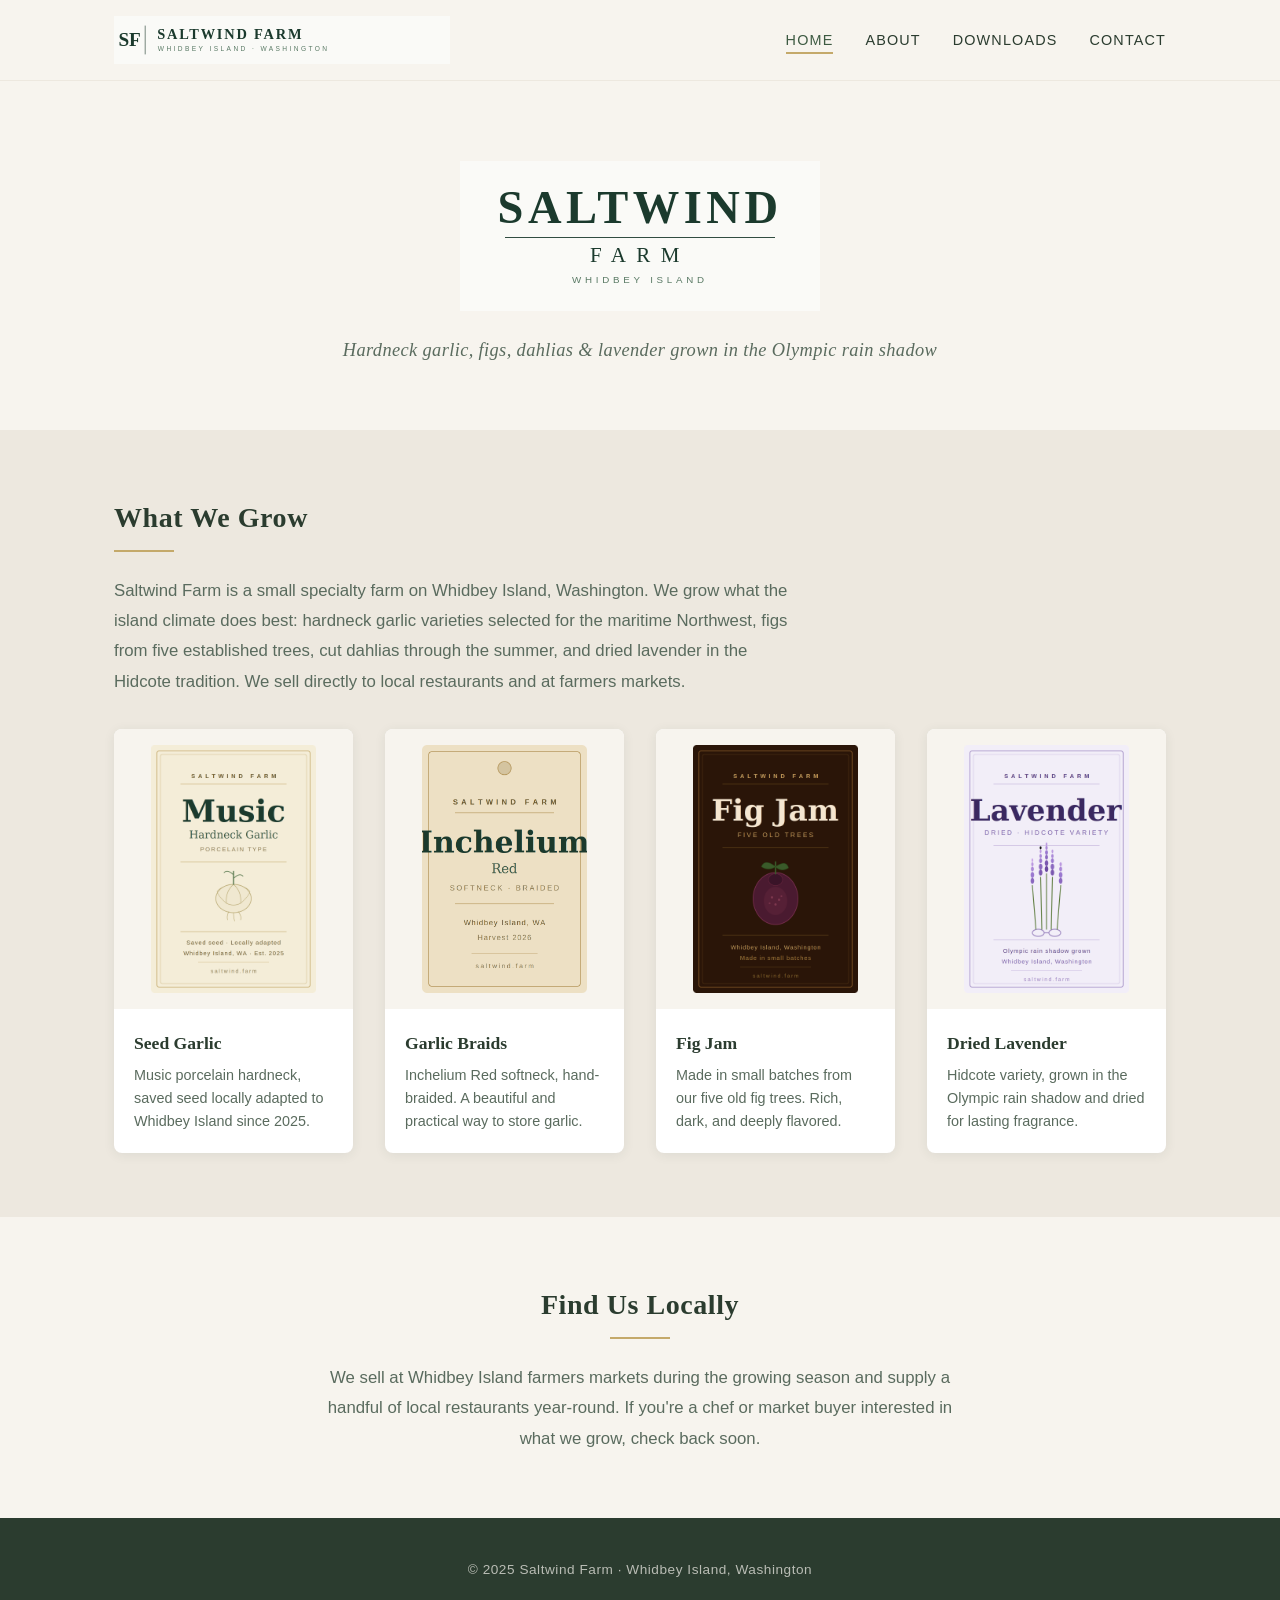
<file: index.html>
<!DOCTYPE html>
<html lang="en">
<head>
  <meta charset="UTF-8">
  <meta name="viewport" content="width=device-width, initial-scale=1.0">
  <title>Saltwind Farm — Whidbey Island, Washington</title>
  <meta name="description" content="Saltwind Farm grows hardneck garlic, figs, dahlias, and lavender on Whidbey Island, Washington. Direct sales to local restaurants and farmers markets.">
  <link rel="icon" type="image/svg+xml" href="images/favicon.svg">
  <link rel="stylesheet" href="css/style.css">
</head>
<body>

  <!-- Header -->
  <header class="site-header">
    <div class="header-inner">
      <a href="index.html" class="header-logo">
        <img src="images/saltwind-logo-horizontal.svg" alt="Saltwind Farm — Whidbey Island, Washington">
      </a>
      <button class="nav-toggle" aria-label="Toggle navigation" onclick="document.querySelector('.site-nav').classList.toggle('open')">
        <span></span><span></span><span></span>
      </button>
      <nav class="site-nav">
        <ul>
          <li><a href="index.html" class="active">Home</a></li>
          <li><a href="about.html">About</a></li>
          <li><a href="downloads.html">Downloads</a></li>
          <li><a href="contact.html">Contact</a></li>
        </ul>
      </nav>
    </div>
  </header>

  <!-- Hero -->
  <section class="hero">
    <img src="images/saltwind-logo.svg" alt="Saltwind Farm" class="hero-logo">
    <p class="hero-tagline">Hardneck garlic, figs, dahlias &amp; lavender grown in the Olympic rain shadow</p>
  </section>

  <!-- What We Grow -->
  <div class="section-alt">
    <section class="section">
      <h2 class="section-title">What We Grow</h2>
      <hr class="section-rule">
      <p class="section-text">
        Saltwind Farm is a small specialty farm on Whidbey Island, Washington. We grow what the
        island climate does best: hardneck garlic varieties selected for the maritime Northwest,
        figs from five established trees, cut dahlias through the summer, and dried lavender in
        the Hidcote tradition. We sell directly to local restaurants and at farmers markets.
      </p>

      <div class="products-grid">
        <div class="product-card">
          <img src="images/label-garlic-seed.png" alt="Music Hardneck Garlic — Porcelain type, saved seed, locally adapted">
          <div class="product-card-body">
            <h3>Seed Garlic</h3>
            <p>Music porcelain hardneck, saved seed locally adapted to Whidbey Island since 2025.</p>
          </div>
        </div>
        <div class="product-card">
          <img src="images/label-braid-tag.png" alt="Inchelium Red Softneck Garlic Braid">
          <div class="product-card-body">
            <h3>Garlic Braids</h3>
            <p>Inchelium Red softneck, hand-braided. A beautiful and practical way to store garlic.</p>
          </div>
        </div>
        <div class="product-card">
          <img src="images/label-fig-jam.png" alt="Saltwind Farm Fig Jam — Five Old Trees">
          <div class="product-card-body">
            <h3>Fig Jam</h3>
            <p>Made in small batches from our five old fig trees. Rich, dark, and deeply flavored.</p>
          </div>
        </div>
        <div class="product-card">
          <img src="images/label-lavender.png" alt="Dried Lavender — Hidcote Variety">
          <div class="product-card-body">
            <h3>Dried Lavender</h3>
            <p>Hidcote variety, grown in the Olympic rain shadow and dried for lasting fragrance.</p>
          </div>
        </div>
      </div>
    </section>
  </div>

  <!-- Season note -->
  <section class="section" style="text-align:center; max-width:680px;">
    <h2 class="section-title" style="text-align:center;">Find Us Locally</h2>
    <hr class="section-rule" style="margin-left:auto; margin-right:auto;">
    <p class="section-text" style="margin:0 auto;">
      We sell at Whidbey Island farmers markets during the growing season and supply a
      handful of local restaurants year-round. If you're a chef or market buyer interested
      in what we grow, check back soon.
    </p>
  </section>

  <!-- Footer -->
  <footer class="site-footer">
    <div class="footer-inner">
      <p>&copy; 2025 Saltwind Farm &middot; Whidbey Island, Washington</p>
    </div>
  </footer>

</body>
</html>
</file>
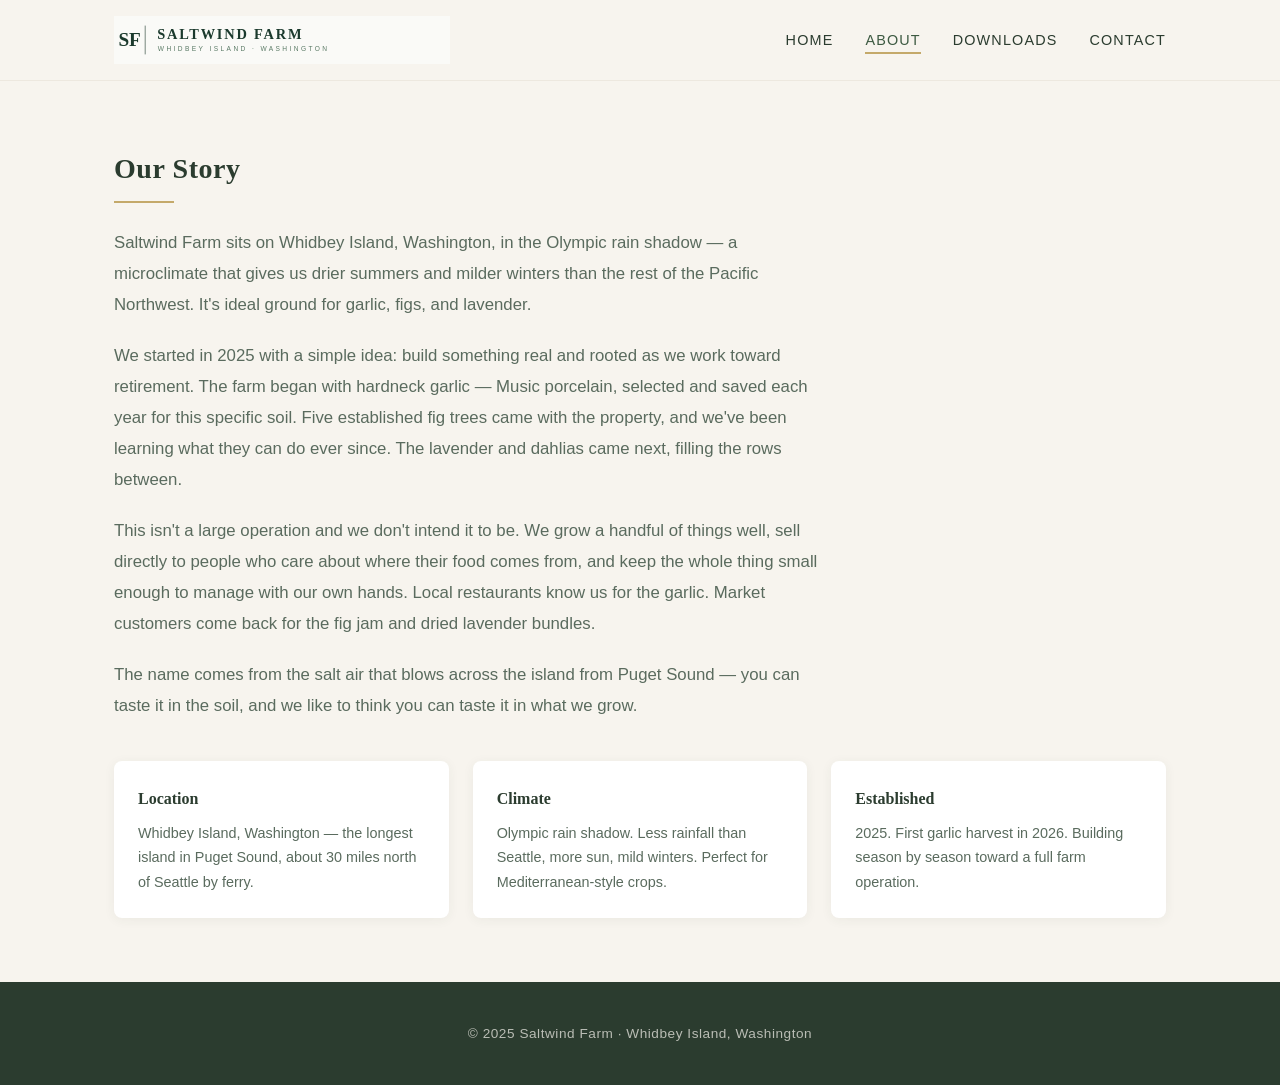
<file: about.html>
<!DOCTYPE html>
<html lang="en">
<head>
  <meta charset="UTF-8">
  <meta name="viewport" content="width=device-width, initial-scale=1.0">
  <title>About — Saltwind Farm</title>
  <meta name="description" content="The story of Saltwind Farm — five years building toward retirement farming on Whidbey Island in Washington's Olympic rain shadow.">
  <link rel="icon" type="image/svg+xml" href="images/favicon.svg">
  <link rel="stylesheet" href="css/style.css">
</head>
<body>

  <!-- Header -->
  <header class="site-header">
    <div class="header-inner">
      <a href="index.html" class="header-logo">
        <img src="images/saltwind-logo-horizontal.svg" alt="Saltwind Farm — Whidbey Island, Washington">
      </a>
      <button class="nav-toggle" aria-label="Toggle navigation" onclick="document.querySelector('.site-nav').classList.toggle('open')">
        <span></span><span></span><span></span>
      </button>
      <nav class="site-nav">
        <ul>
          <li><a href="index.html">Home</a></li>
          <li><a href="about.html" class="active">About</a></li>
          <li><a href="downloads.html">Downloads</a></li>
          <li><a href="contact.html">Contact</a></li>
        </ul>
      </nav>
    </div>
  </header>

  <!-- About -->
  <section class="section">
    <h1 class="section-title">Our Story</h1>
    <hr class="section-rule">
    <div class="about-content">
      <p>
        Saltwind Farm sits on Whidbey Island, Washington, in the Olympic rain shadow — a
        microclimate that gives us drier summers and milder winters than the rest of the
        Pacific Northwest. It's ideal ground for garlic, figs, and lavender.
      </p>
      <p>
        We started in 2025 with a simple idea: build something real and rooted as we work
        toward retirement. The farm began with hardneck garlic — Music porcelain, selected
        and saved each year for this specific soil. Five established fig trees came with the
        property, and we've been learning what they can do ever since. The lavender and
        dahlias came next, filling the rows between.
      </p>
      <p>
        This isn't a large operation and we don't intend it to be. We grow a handful of things
        well, sell directly to people who care about where their food comes from, and keep the
        whole thing small enough to manage with our own hands. Local restaurants know us for
        the garlic. Market customers come back for the fig jam and dried lavender bundles.
      </p>
      <p>
        The name comes from the salt air that blows across the island from Puget Sound — you
        can taste it in the soil, and we like to think you can taste it in what we grow.
      </p>
    </div>

    <div class="about-details">
      <div class="detail-card">
        <h3>Location</h3>
        <p>Whidbey Island, Washington — the longest island in Puget Sound, about 30 miles north of Seattle by ferry.</p>
      </div>
      <div class="detail-card">
        <h3>Climate</h3>
        <p>Olympic rain shadow. Less rainfall than Seattle, more sun, mild winters. Perfect for Mediterranean-style crops.</p>
      </div>
      <div class="detail-card">
        <h3>Established</h3>
        <p>2025. First garlic harvest in 2026. Building season by season toward a full farm operation.</p>
      </div>
    </div>
  </section>

  <!-- Footer -->
  <footer class="site-footer">
    <div class="footer-inner">
      <p>&copy; 2025 Saltwind Farm &middot; Whidbey Island, Washington</p>
    </div>
  </footer>

</body>
</html>
</file>
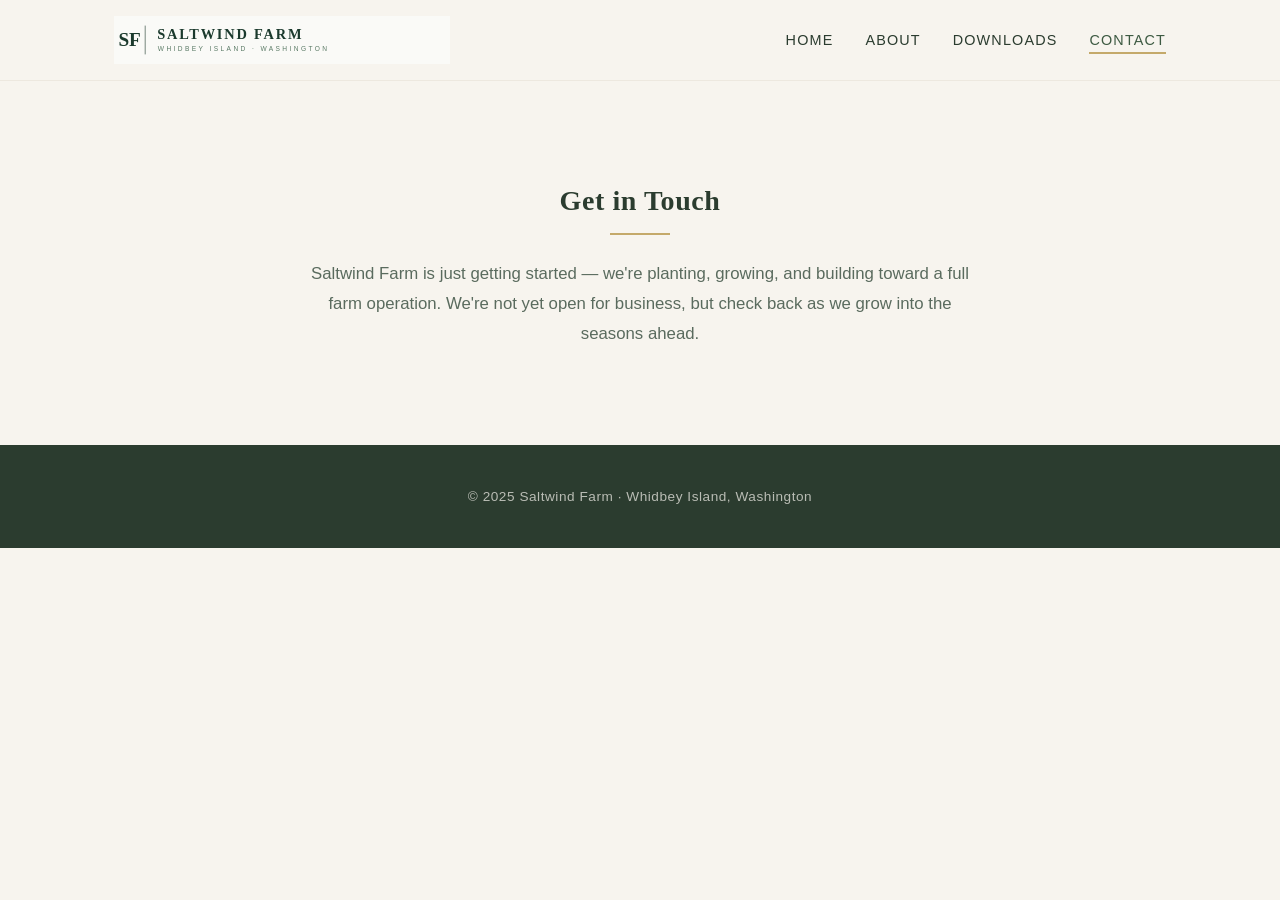
<file: contact.html>
<!DOCTYPE html>
<html lang="en">
<head>
  <meta charset="UTF-8">
  <meta name="viewport" content="width=device-width, initial-scale=1.0">
  <title>Contact — Saltwind Farm</title>
  <meta name="description" content="Get in touch with Saltwind Farm on Whidbey Island, Washington. Reach us at mike@saltwind.farm.">
  <link rel="icon" type="image/svg+xml" href="images/favicon.svg">
  <link rel="stylesheet" href="css/style.css">
</head>
<body>

  <!-- Header -->
  <header class="site-header">
    <div class="header-inner">
      <a href="index.html" class="header-logo">
        <img src="images/saltwind-logo-horizontal.svg" alt="Saltwind Farm — Whidbey Island, Washington">
      </a>
      <button class="nav-toggle" aria-label="Toggle navigation" onclick="document.querySelector('.site-nav').classList.toggle('open')">
        <span></span><span></span><span></span>
      </button>
      <nav class="site-nav">
        <ul>
          <li><a href="index.html">Home</a></li>
          <li><a href="about.html">About</a></li>
          <li><a href="downloads.html">Downloads</a></li>
          <li><a href="contact.html" class="active">Contact</a></li>
        </ul>
      </nav>
    </div>
  </header>

  <!-- Contact -->
  <section class="section contact-section">
    <h1 class="section-title" style="text-align:center;">Get in Touch</h1>
    <hr class="section-rule" style="margin-left:auto; margin-right:auto;">
    <p class="section-text" style="margin:0 auto; text-align:center;">
      Saltwind Farm is just getting started — we're planting, growing, and building
      toward a full farm operation. We're not yet open for business, but check back
      as we grow into the seasons ahead.
    </p>
  </section>

  <!-- Footer -->
  <footer class="site-footer">
    <div class="footer-inner">
      <p>&copy; 2025 Saltwind Farm &middot; Whidbey Island, Washington</p>
    </div>
  </footer>

</body>
</html>
</file>
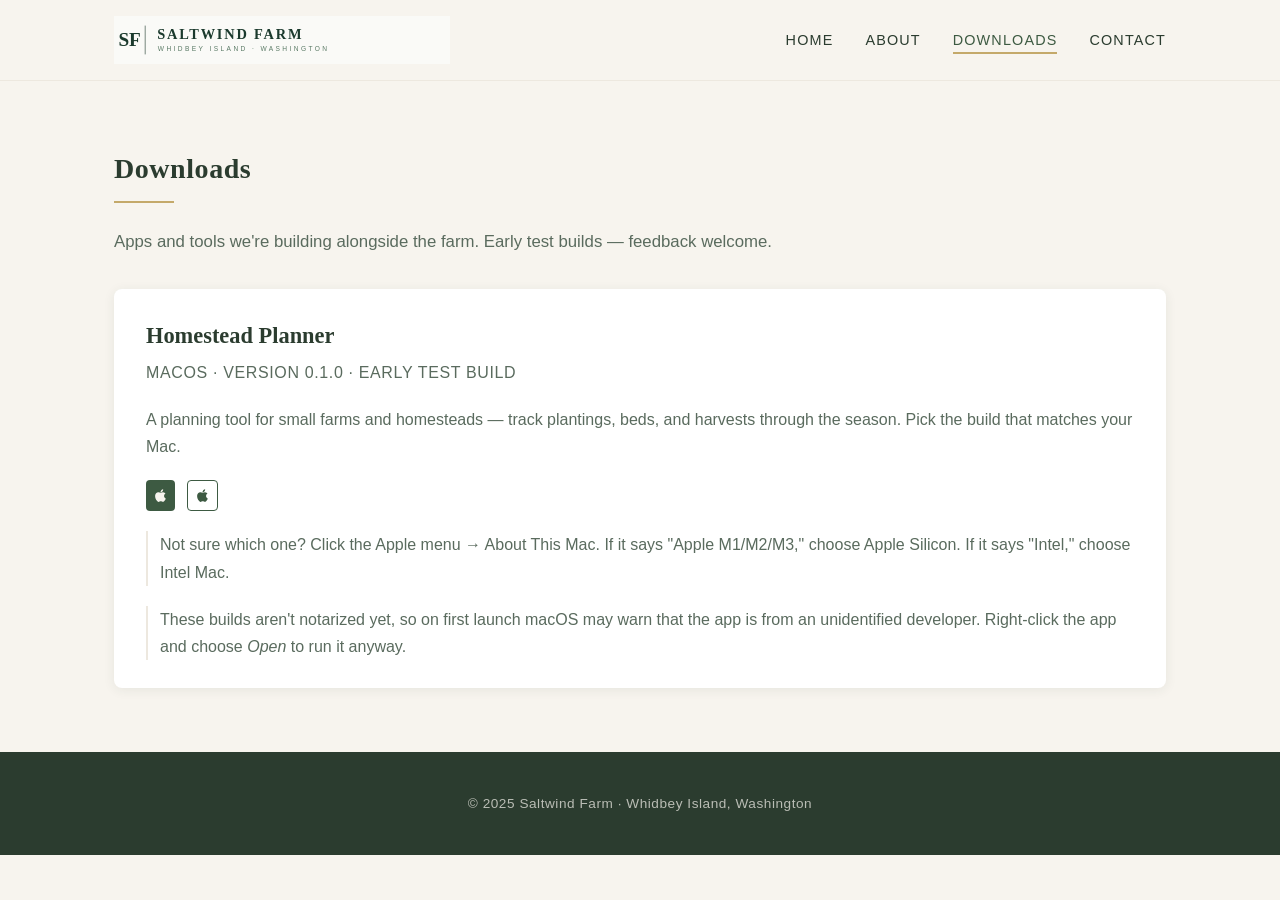
<file: downloads.html>
<!DOCTYPE html>
<html lang="en">
<head>
  <meta charset="UTF-8">
  <meta name="viewport" content="width=device-width, initial-scale=1.0">
  <title>Downloads — Saltwind Farm</title>
  <meta name="description" content="Download apps and tools from Saltwind Farm — try the Homestead planner for macOS.">
  <link rel="icon" type="image/svg+xml" href="images/favicon.svg">
  <link rel="stylesheet" href="css/style.css">
</head>
<body>

  <!-- Header -->
  <header class="site-header">
    <div class="header-inner">
      <a href="index.html" class="header-logo">
        <img src="images/saltwind-logo-horizontal.svg" alt="Saltwind Farm — Whidbey Island, Washington">
      </a>
      <button class="nav-toggle" aria-label="Toggle navigation" onclick="document.querySelector('.site-nav').classList.toggle('open')">
        <span></span><span></span><span></span>
      </button>
      <nav class="site-nav">
        <ul>
          <li><a href="index.html">Home</a></li>
          <li><a href="about.html">About</a></li>
          <li><a href="downloads.html" class="active">Downloads</a></li>
          <li><a href="contact.html">Contact</a></li>
        </ul>
      </nav>
    </div>
  </header>

  <!-- Downloads -->
  <section class="section">
    <h1 class="section-title">Downloads</h1>
    <hr class="section-rule">
    <p class="section-text">
      Apps and tools we're building alongside the farm. Early test builds — feedback welcome.
    </p>

    <div class="downloads-list">

      <div class="download-card">
        <div class="download-card-body">
          <h3>Homestead Planner</h3>
          <p class="download-meta">macOS &middot; version 0.1.0 &middot; early test build</p>
          <p>
            A planning tool for small farms and homesteads — track plantings, beds, and harvests
            through the season. Pick the build that matches your Mac.
          </p>
          <div class="download-buttons">
            <a href="downloads/Homestead_0.1.0_aarch64.dmg" class="download-btn" download
               title="Apple Silicon (M1 / M2 / M3) — 6.2 MB" aria-label="Download for Apple Silicon Mac (M1 / M2 / M3), 6.2 MB">
              <svg class="download-btn-icon" viewBox="0 0 24 24" fill="currentColor" aria-hidden="true">
                <path d="M17.05 20.28c-.98.95-2.05.8-3.08.35-1.09-.46-2.09-.48-3.24 0-1.44.62-2.2.44-3.06-.35C2.79 15.25 3.51 7.59 9.05 7.31c1.35.07 2.29.74 3.08.8 1.18-.24 2.31-.93 3.57-.84 1.51.12 2.65.72 3.4 1.8-3.12 1.87-2.38 5.98.48 7.13-.57 1.5-1.31 2.99-2.54 4.09zM12.03 7.25c-.15-2.23 1.66-4.07 3.74-4.25.29 2.58-2.34 4.5-3.74 4.25z"/>
              </svg>
            </a>
            <a href="downloads/Homestead_0.1.0_x64.dmg" class="download-btn" download
               title="Intel Mac (x86_64) — 6.5 MB" aria-label="Download for Intel Mac (x86_64), 6.5 MB">
              <svg class="download-btn-icon" viewBox="0 0 24 24" fill="currentColor" aria-hidden="true">
                <path d="M17.05 20.28c-.98.95-2.05.8-3.08.35-1.09-.46-2.09-.48-3.24 0-1.44.62-2.2.44-3.06-.35C2.79 15.25 3.51 7.59 9.05 7.31c1.35.07 2.29.74 3.08.8 1.18-.24 2.31-.93 3.57-.84 1.51.12 2.65.72 3.4 1.8-3.12 1.87-2.38 5.98.48 7.13-.57 1.5-1.31 2.99-2.54 4.09zM12.03 7.25c-.15-2.23 1.66-4.07 3.74-4.25.29 2.58-2.34 4.5-3.74 4.25z"/>
              </svg>
            </a>
          </div>
          <p class="download-note">
            Not sure which one? Click the Apple menu &rarr; About This Mac. If it says "Apple
            M1/M2/M3," choose Apple Silicon. If it says "Intel," choose Intel Mac.
          </p>
          <p class="download-note">
            These builds aren't notarized yet, so on first launch macOS may warn that the app
            is from an unidentified developer. Right-click the app and choose <em>Open</em> to
            run it anyway.
          </p>
        </div>
      </div>

    </div>
  </section>

  <!-- Footer -->
  <footer class="site-footer">
    <div class="footer-inner">
      <p>&copy; 2025 Saltwind Farm &middot; Whidbey Island, Washington</p>
    </div>
  </footer>

</body>
</html>
</file>
<file: css/style.css>
/* ===== Saltwind Farm — Global Styles ===== */

:root {
  --green-dark: #2B3C2F;
  --green-mid: #3D5A42;
  --green-soft: #6B8F71;
  --cream: #F7F4EE;
  --cream-dark: #EDE8DF;
  --tan: #C4A96A;
  --tan-light: #D4BE8A;
  --brown: #3D2B1F;
  --text: #2B3C2F;
  --text-light: #5A6B5E;
  --lavender-soft: #D6CDE0;
  --font-serif: 'Georgia', 'Times New Roman', serif;
  --font-sans: 'Segoe UI', 'Helvetica Neue', Arial, sans-serif;
}

*, *::before, *::after {
  margin: 0;
  padding: 0;
  box-sizing: border-box;
}

html {
  font-size: 16px;
  scroll-behavior: smooth;
}

body {
  font-family: var(--font-sans);
  color: var(--text);
  background: var(--cream);
  line-height: 1.7;
}

img {
  max-width: 100%;
  height: auto;
  display: block;
}

a {
  color: var(--green-mid);
  text-decoration: none;
  transition: color 0.2s;
}
a:hover {
  color: var(--tan);
}

/* ===== Header / Nav ===== */

.site-header {
  background: var(--cream);
  border-bottom: 1px solid var(--cream-dark);
  position: sticky;
  top: 0;
  z-index: 100;
}

.header-inner {
  max-width: 1100px;
  margin: 0 auto;
  padding: 1rem 1.5rem;
  display: flex;
  align-items: center;
  justify-content: space-between;
}

.header-logo img {
  height: 48px;
  width: auto;
}

.nav-toggle {
  display: none;
  background: none;
  border: none;
  cursor: pointer;
  padding: 0.5rem;
}
.nav-toggle span {
  display: block;
  width: 24px;
  height: 2px;
  background: var(--green-dark);
  margin: 5px 0;
  transition: 0.3s;
}

.site-nav ul {
  list-style: none;
  display: flex;
  gap: 2rem;
}

.site-nav a {
  font-family: var(--font-sans);
  font-size: 0.9rem;
  letter-spacing: 0.08em;
  text-transform: uppercase;
  color: var(--green-dark);
  padding: 0.25rem 0;
  border-bottom: 2px solid transparent;
  transition: border-color 0.2s, color 0.2s;
}
.site-nav a:hover,
.site-nav a.active {
  border-bottom-color: var(--tan);
  color: var(--green-mid);
}

/* ===== Hero ===== */

.hero {
  text-align: center;
  padding: 5rem 1.5rem 4rem;
  background: var(--cream);
}

.hero-logo {
  max-width: 360px;
  margin: 0 auto 1.5rem;
}

.hero-tagline {
  font-family: var(--font-serif);
  font-size: 1.15rem;
  color: var(--text-light);
  font-style: italic;
  letter-spacing: 0.02em;
}

/* ===== Section basics ===== */

.section {
  max-width: 1100px;
  margin: 0 auto;
  padding: 4rem 1.5rem;
}

.section-alt {
  background: var(--cream-dark);
}

.section-title {
  font-family: var(--font-serif);
  font-size: 1.75rem;
  color: var(--green-dark);
  margin-bottom: 0.5rem;
  letter-spacing: 0.02em;
}

.section-rule {
  width: 60px;
  height: 2px;
  background: var(--tan);
  border: none;
  margin-bottom: 1.5rem;
}

.section-text {
  max-width: 680px;
  font-size: 1.05rem;
  line-height: 1.8;
  color: var(--text-light);
}

/* ===== Product cards (Home) ===== */

.products-grid {
  display: grid;
  grid-template-columns: repeat(auto-fit, minmax(220px, 1fr));
  gap: 2rem;
  margin-top: 2rem;
}

.product-card {
  background: #fff;
  border-radius: 8px;
  overflow: hidden;
  box-shadow: 0 2px 12px rgba(43, 60, 47, 0.08);
  transition: transform 0.2s, box-shadow 0.2s;
}
.product-card:hover {
  transform: translateY(-4px);
  box-shadow: 0 6px 20px rgba(43, 60, 47, 0.12);
}

.product-card img {
  width: 100%;
  height: 280px;
  object-fit: contain;
  background: var(--cream);
  padding: 1rem;
}

.product-card-body {
  padding: 1.25rem;
}

.product-card-body h3 {
  font-family: var(--font-serif);
  font-size: 1.1rem;
  color: var(--green-dark);
  margin-bottom: 0.35rem;
}

.product-card-body p {
  font-size: 0.9rem;
  color: var(--text-light);
  line-height: 1.6;
}

/* ===== About page ===== */

.about-content {
  max-width: 720px;
}

.about-content p {
  font-size: 1.05rem;
  color: var(--text-light);
  line-height: 1.85;
  margin-bottom: 1.25rem;
}

.about-content p:last-child {
  margin-bottom: 0;
}

.about-details {
  margin-top: 2.5rem;
  display: grid;
  grid-template-columns: repeat(auto-fit, minmax(200px, 1fr));
  gap: 1.5rem;
}

.detail-card {
  background: #fff;
  border-radius: 8px;
  padding: 1.5rem;
  box-shadow: 0 2px 12px rgba(43, 60, 47, 0.06);
}

.detail-card h3 {
  font-family: var(--font-serif);
  font-size: 1rem;
  color: var(--green-dark);
  margin-bottom: 0.5rem;
}

.detail-card p {
  font-size: 0.9rem;
  color: var(--text-light);
  margin-bottom: 0;
}

/* ===== Contact page ===== */

.contact-section {
  text-align: center;
  padding: 6rem 1.5rem;
}

.contact-email {
  display: inline-block;
  margin-top: 1.5rem;
  font-family: var(--font-serif);
  font-size: 1.5rem;
  color: var(--green-dark);
  border-bottom: 2px solid var(--tan);
  padding-bottom: 0.15rem;
  transition: color 0.2s;
}
.contact-email:hover {
  color: var(--tan);
}

.contact-note {
  margin-top: 2rem;
  font-size: 0.95rem;
  color: var(--text-light);
  max-width: 480px;
  margin-left: auto;
  margin-right: auto;
}

/* ===== Downloads page ===== */

.downloads-list {
  margin-top: 2rem;
  display: grid;
  gap: 2rem;
}

.download-card {
  background: #fff;
  border-radius: 8px;
  box-shadow: 0 2px 12px rgba(43, 60, 47, 0.08);
  overflow: hidden;
}

.download-card-body {
  padding: 1.75rem 2rem;
}

.download-card-body h3 {
  font-family: var(--font-serif);
  font-size: 1.4rem;
  color: var(--green-dark);
  margin-bottom: 0.25rem;
}

.download-meta {
  font-size: 0.85rem;
  color: var(--text-light);
  letter-spacing: 0.04em;
  text-transform: uppercase;
  margin-bottom: 1rem;
}

.download-card-body > p {
  font-size: 1rem;
  color: var(--text-light);
  line-height: 1.7;
  margin-bottom: 1.25rem;
}

.download-buttons {
  display: flex;
  flex-wrap: wrap;
  gap: 0.75rem;
  margin-bottom: 1.25rem;
}

.download-btn {
  display: inline-flex;
  align-items: center;
  justify-content: center;
  background: var(--green-mid);
  color: var(--cream);
  padding: 6px;
  border-radius: 4px;
  text-decoration: none;
  transition: background 0.2s, transform 0.15s;
  line-height: 0;
}
.download-btn:hover {
  background: var(--green-dark);
  color: #fff;
  transform: translateY(-1px);
}
.download-btn:nth-child(2) {
  background: transparent;
  color: var(--green-mid);
  border: 1px solid var(--green-mid);
}
.download-btn:nth-child(2):hover {
  background: var(--green-mid);
  color: var(--cream);
}

.download-btn-icon {
  width: 17px;
  height: 17px;
  display: block;
}

.download-note {
  font-size: 0.85rem;
  color: var(--text-light);
  line-height: 1.6;
  margin-bottom: 0.5rem;
  padding-left: 0.75rem;
  border-left: 2px solid var(--cream-dark);
}

.download-note:last-child {
  margin-bottom: 0;
}

/* ===== Footer ===== */

.site-footer {
  background: var(--green-dark);
  color: var(--cream-dark);
  text-align: center;
  padding: 2.5rem 1.5rem;
}

.footer-inner {
  max-width: 1100px;
  margin: 0 auto;
}

.site-footer p {
  font-size: 0.85rem;
  color: rgba(247, 244, 238, 0.7);
  letter-spacing: 0.04em;
}

.site-footer a {
  color: var(--tan-light);
}
.site-footer a:hover {
  color: #fff;
}

/* ===== Mobile ===== */

@media (max-width: 768px) {
  .nav-toggle {
    display: block;
  }

  .site-nav {
    display: none;
    position: absolute;
    top: 100%;
    left: 0;
    right: 0;
    background: var(--cream);
    border-bottom: 1px solid var(--cream-dark);
    padding: 1rem 1.5rem;
  }

  .site-nav.open {
    display: block;
  }

  .site-nav ul {
    flex-direction: column;
    gap: 1rem;
  }

  .hero {
    padding: 3.5rem 1.5rem 3rem;
  }

  .hero-logo {
    max-width: 260px;
  }

  .section {
    padding: 3rem 1.5rem;
  }

  .section-title {
    font-size: 1.5rem;
  }

  .products-grid {
    grid-template-columns: repeat(2, 1fr);
    gap: 1rem;
  }

  .contact-email {
    font-size: 1.2rem;
  }
}

@media (max-width: 480px) {
  .products-grid {
    grid-template-columns: 1fr;
    max-width: 300px;
    margin-left: auto;
    margin-right: auto;
  }
}
</file>
